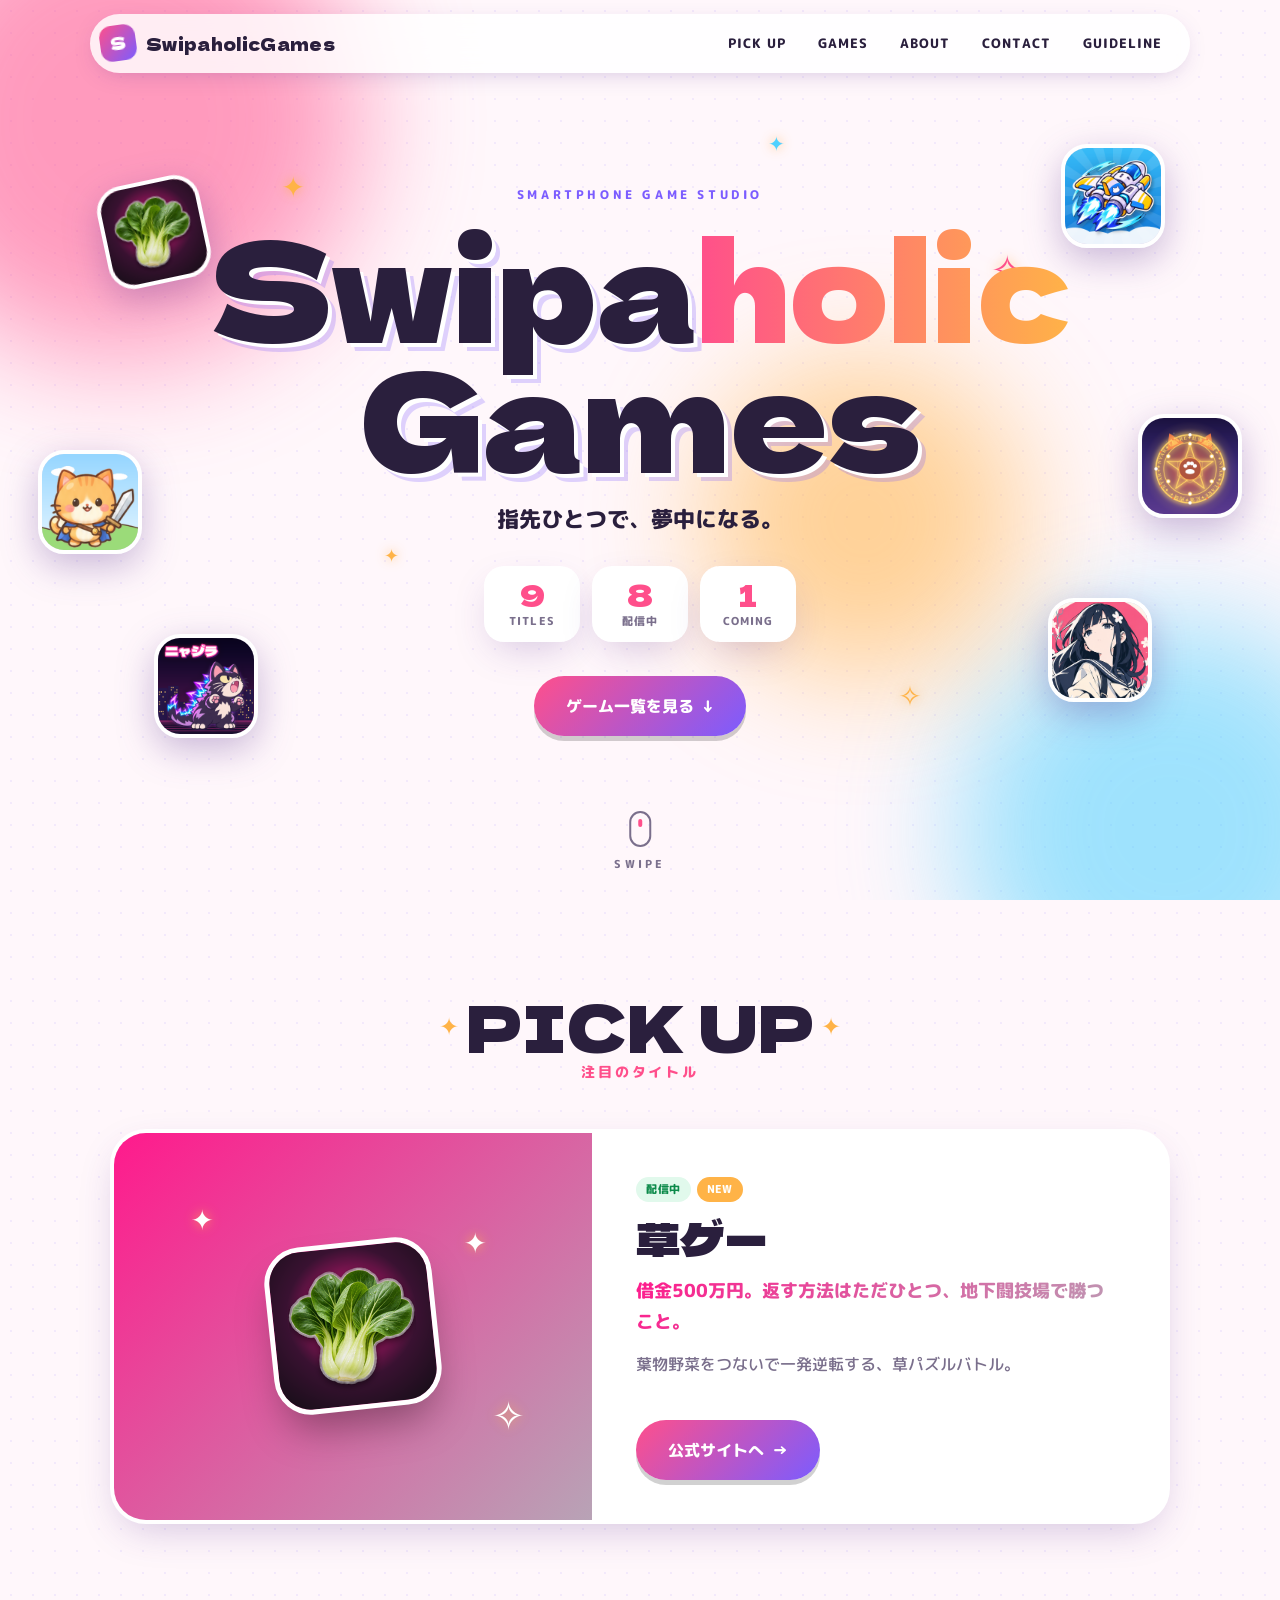
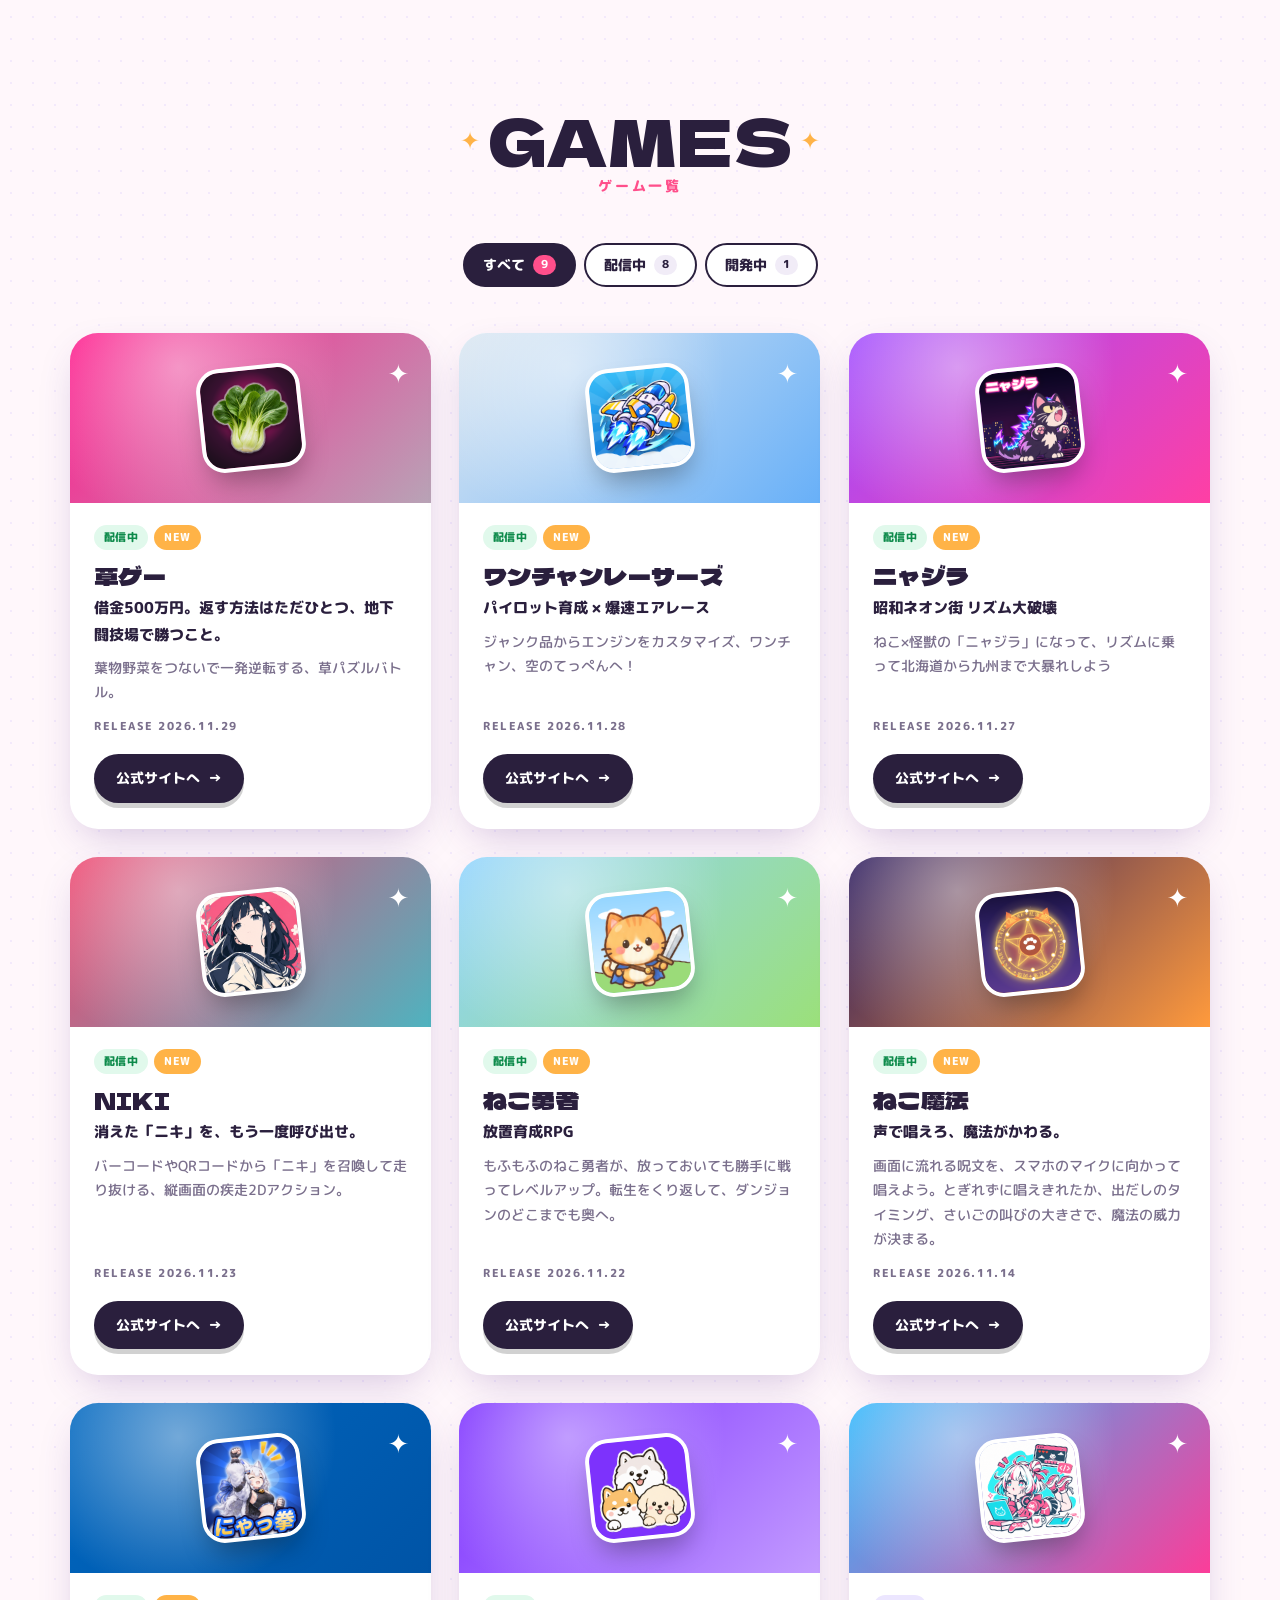
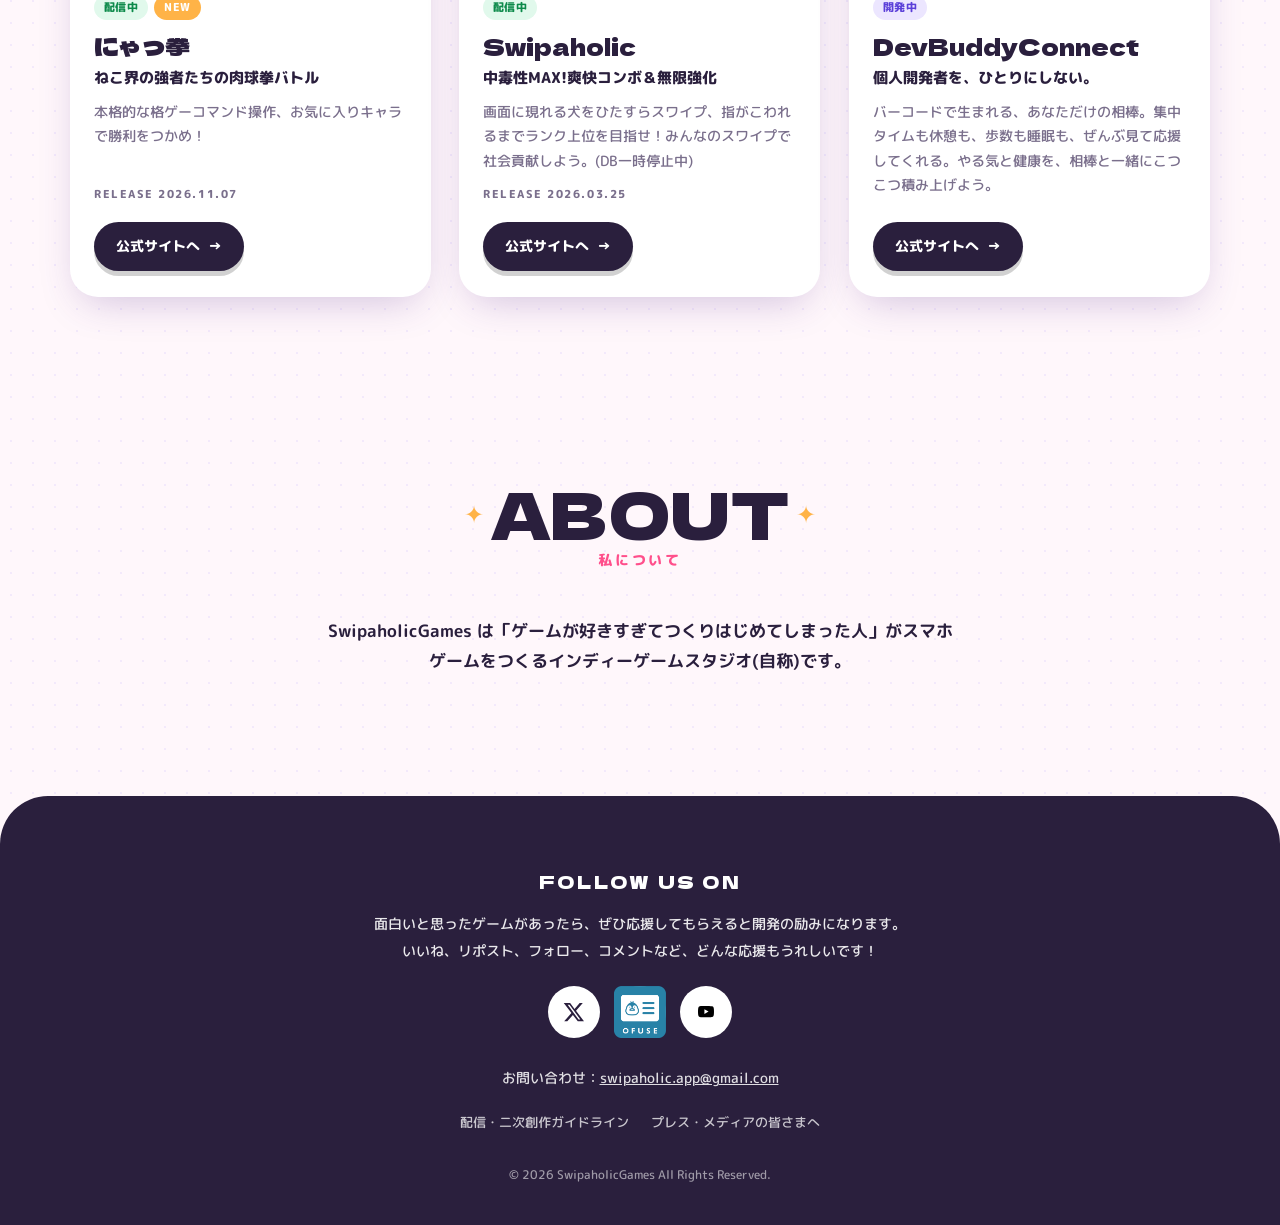
<file: index.html>
<!DOCTYPE html>
<html lang="ja">
<head>
<meta charset="UTF-8">
<meta name="viewport" content="width=device-width, initial-scale=1">
<title>SwipaholicGames | 公式ゲームポートフォリオ</title>
<meta name="description" content="SwipaholicGames が開発したスマホゲームアプリの公式サイト一覧です。">
<meta property="og:title" content="SwipaholicGames">
<meta property="og:type" content="website">
<meta property="og:title" content="SwipaholicGames｜公式ゲームポートフォリオ">
<meta property="og:description" content="指先ひとつで、夢中になる。">
<meta property="og:image" content="https://tttu732.github.io/swipaholic-games/ogp.png">
<meta name="twitter:card" content="summary_large_image">
<link rel="preconnect" href="https://fonts.googleapis.com">
<link rel="preconnect" href="https://fonts.gstatic.com" crossorigin>
<link href="https://fonts.googleapis.com/css2?family=Dela+Gothic+One&family=M+PLUS+Rounded+1c:wght@500;700;800&display=swap" rel="stylesheet">
<link rel="stylesheet" href="style.css">
</head>
<body>

<!-- ===== HEADER ===== -->
<header class="nav">
  <a href="#top" class="nav__logo"><span class="logo-mark">S</span><span data-site="brand">SwipaholicGames</span></a>
  <nav class="nav__links">
    <a href="#pickup">PICK UP</a>
    <a href="#games">GAMES</a>
    <a href="#about">ABOUT</a>
    <a href="#contact">CONTACT</a>
    <a href="guideline.html#top">GUIDELINE</a>
  </nav>
</header>

<!-- ===== HERO ===== -->
<section class="hero" id="top">
  <div class="hero__bg" aria-hidden="true">
    <span class="blob b1"></span><span class="blob b2"></span><span class="blob b3"></span>
    <span class="spark s1">✦</span><span class="spark s2">✧</span><span class="spark s3">✦</span>
    <span class="spark s4">✧</span><span class="spark s5">✦</span><span class="spark s6">✦</span>
  </div>
  <div class="hero__float" id="heroFloat" aria-hidden="true"></div>
  <div class="hero__inner">
    <p class="hero__eyebrow">SMARTPHONE GAME STUDIO</p>
    <h1 class="hero__title">Swipa<span>holic</span><br>Games</h1>
    <p class="hero__tagline" data-site="tagline"></p>
    <div class="hero__stats" id="heroStats"></div>
    <a href="#games" class="btn btn--big">ゲーム一覧を見る <span aria-hidden="true">↓</span></a>
  </div>
  <div class="swipe-hint" aria-hidden="true"><span></span>SWIPE</div>
</section>

<!-- ===== PICK UP ===== -->
<section class="pickup" id="pickup" hidden>
  <h2 class="sec-title"><span class="sec-title__en">PICK UP</span><span class="sec-title__ja">注目のタイトル</span></h2>
  <div id="pickupBody"></div>
</section>

<!-- ===== GAMES ===== -->
<section class="games" id="games">
  <h2 class="sec-title"><span class="sec-title__en">GAMES</span><span class="sec-title__ja">ゲーム一覧</span></h2>

  <div class="filters">
    <div class="chips" id="statusChips" role="group" aria-label="配信状況で絞り込み"></div>
    <div class="chips chips--sub" id="genreChips" role="group" aria-label="ジャンルで絞り込み"></div>
  </div>

  <div class="grid" id="grid"></div>
  <p class="empty" id="empty" hidden>該当するゲームはありません。</p>
</section>

<!-- ===== ABOUT ===== -->
<section class="about" id="about">
  <h2 class="sec-title"><span class="sec-title__en">ABOUT</span><span class="sec-title__ja" data-site="aboutTitle">私について</span></h2>
  <p class="about__lead" data-site="lead"></p>
</section>

<!-- ===== FOOTER ===== -->
<footer class="footer" id="contact">
  <p class="footer__follow">FOLLOW US ON</p>
  <p class="footer__cheer">面白いと思ったゲームがあったら、ぜひ応援してもらえると開発の励みになります。<br>いいね、リポスト、フォロー、コメントなど、どんな応援もうれしいです！</p>
  <div class="sns" id="sns"></div>
  <p class="footer__mail">お問い合わせ：<a id="mail" href="#"></a></p>
  <ul class="footer__links" id="footerLinks"></ul>
  <p class="footer__copy">© <span id="year"></span> <span data-site="brand"></span> All Rights Reserved.</p>
</footer>

<script src="apps.js"></script>
<script src="main.js"></script>
</body>
</html>
</file>
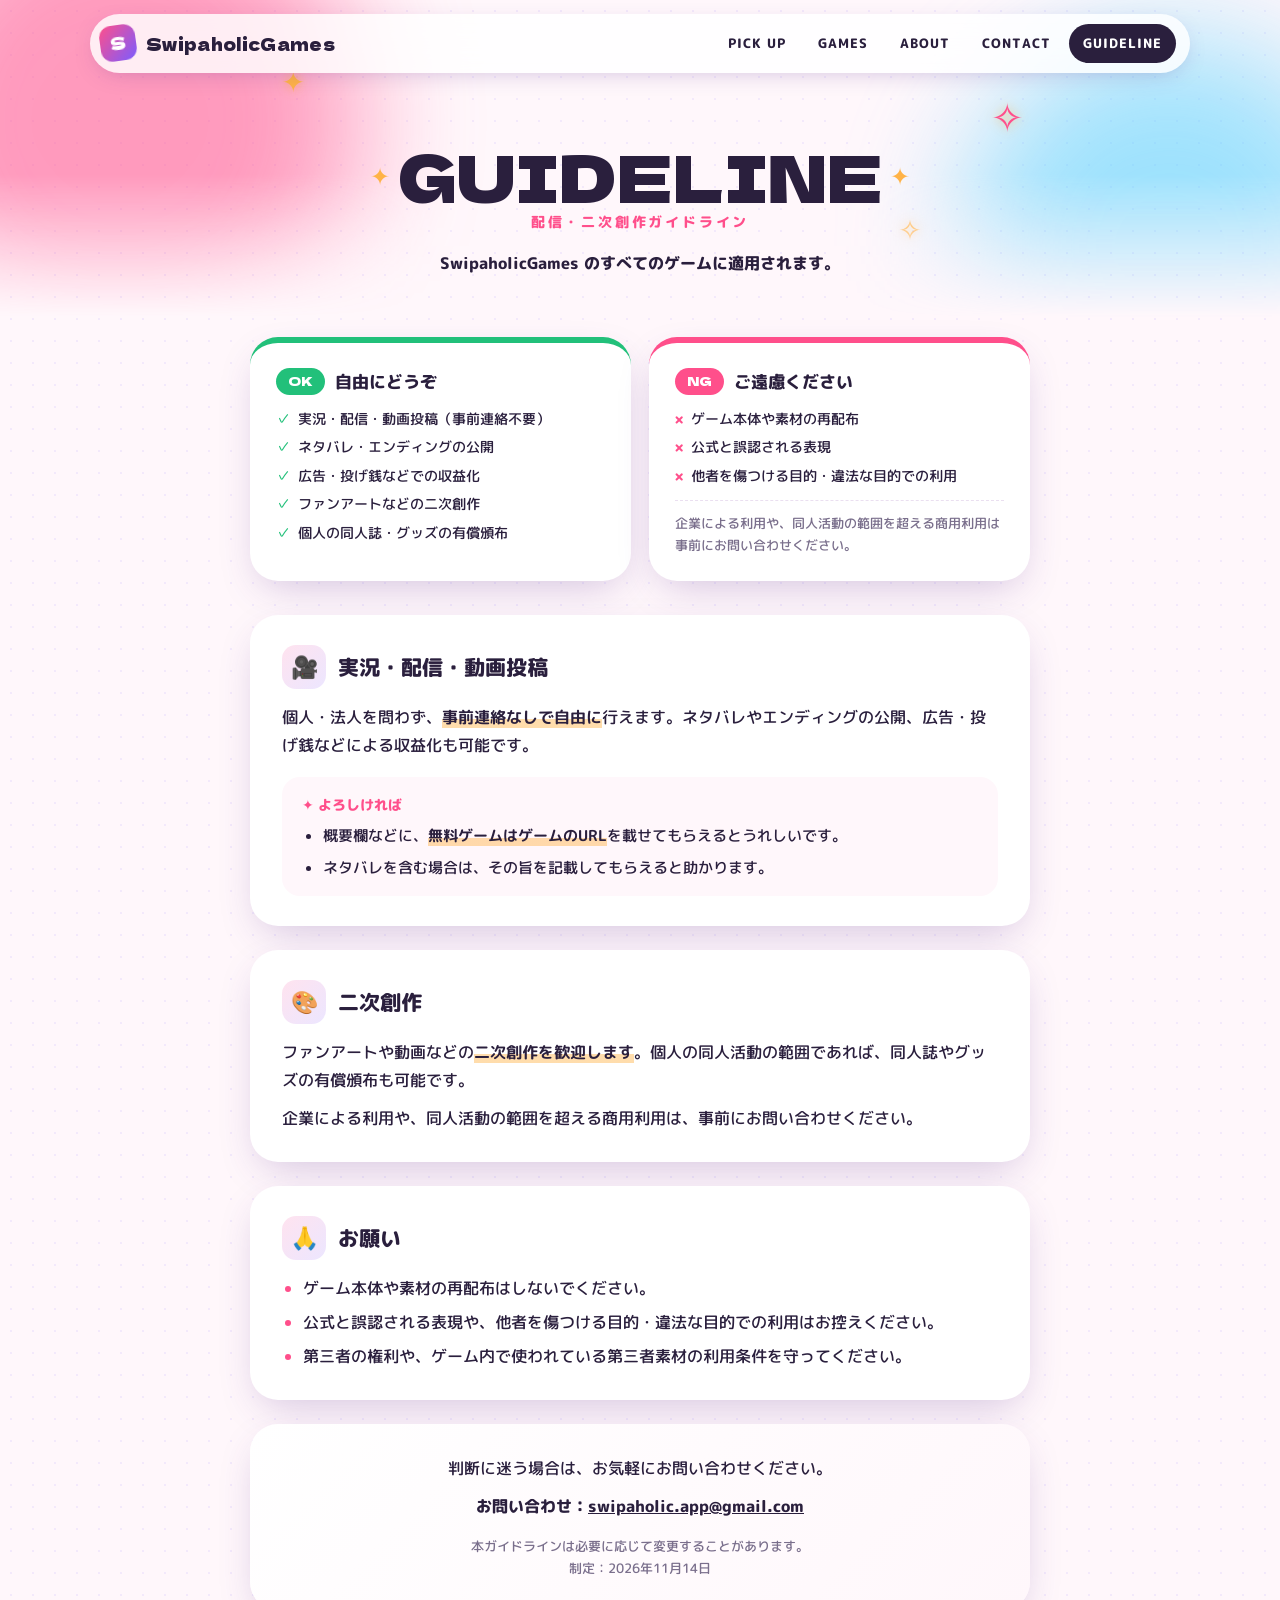
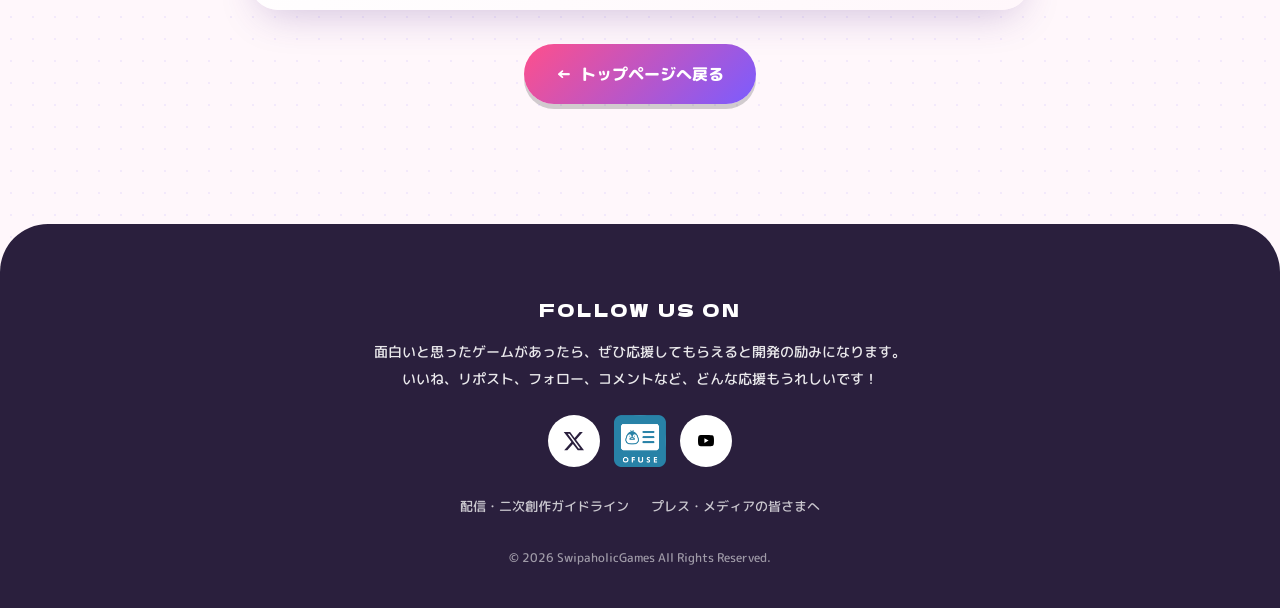
<file: guideline.html>
<!DOCTYPE html>
<html lang="ja">
<head>
<meta charset="UTF-8">
<meta name="viewport" content="width=device-width, initial-scale=1">
<title>配信・二次創作ガイドライン | SwipaholicGames</title>
<meta name="description" content="SwipaholicGames のゲームの実況・配信・動画投稿、二次創作に関するガイドラインです。">
<meta property="og:title" content="配信・二次創作ガイドライン | SwipaholicGames">
<meta property="og:type" content="article">
<link rel="preconnect" href="https://fonts.googleapis.com">
<link rel="preconnect" href="https://fonts.gstatic.com" crossorigin>
<link href="https://fonts.googleapis.com/css2?family=Dela+Gothic+One&family=M+PLUS+Rounded+1c:wght@500;700;800&display=swap" rel="stylesheet">
<link rel="stylesheet" href="style.css">
</head>
<body>

<!-- ===== HEADER ===== -->
<header class="nav">
  <a href="index.html" class="nav__logo"><span class="logo-mark">S</span><span data-site="brand">SwipaholicGames</span></a>
  <nav class="nav__links">
    <a href="index.html#pickup">PICK UP</a>
    <a href="index.html#games">GAMES</a>
    <a href="index.html#about">ABOUT</a>
    <a href="#contact">CONTACT</a>
    <a href="guideline.html#top" aria-current="page">GUIDELINE</a>
  </nav>
</header>

<!-- ===== PAGE HEAD ===== -->
<section class="page-head" id="top">
  <div class="hero__bg" aria-hidden="true">
    <span class="blob b1"></span><span class="blob b2"></span>
    <span class="spark s1">✦</span><span class="spark s2">✧</span><span class="spark s4">✧</span>
  </div>
  <h1 class="sec-title"><span class="sec-title__en">GUIDELINE</span><span class="sec-title__ja">配信・二次創作ガイドライン</span></h1>
  <p class="page-head__lead">SwipaholicGames のすべてのゲームに適用されます。</p>
</section>

<main class="guide">

  <!-- ざっくりまとめ -->
  <div class="guide__summary">
    <div class="sum sum--ok">
      <p class="sum__title"><span>OK</span>自由にどうぞ</p>
      <ul>
        <li>実況・配信・動画投稿（事前連絡不要）</li>
        <li>ネタバレ・エンディングの公開</li>
        <li>広告・投げ銭などでの収益化</li>
        <li>ファンアートなどの二次創作</li>
        <li>個人の同人誌・グッズの有償頒布</li>
      </ul>
    </div>
    <div class="sum sum--ng">
      <p class="sum__title"><span>NG</span>ご遠慮ください</p>
      <ul>
        <li>ゲーム本体や素材の再配布</li>
        <li>公式と誤認される表現</li>
        <li>他者を傷つける目的・違法な目的での利用</li>
      </ul>
      <p class="sum__note">企業による利用や、同人活動の範囲を超える商用利用は事前にお問い合わせください。</p>
    </div>
  </div>

  <!-- 実況・配信・動画投稿 -->
  <article class="guide__block">
    <h2><span class="guide__icon" aria-hidden="true">🎥</span>実況・配信・動画投稿</h2>
    <p>個人・法人を問わず、<strong>事前連絡なしで自由に</strong>行えます。ネタバレやエンディングの公開、広告・投げ銭などによる収益化も可能です。</p>
    <div class="guide__please">
      <p class="guide__please-title">✦ よろしければ</p>
      <ul>
        <li>概要欄などに、<strong>無料ゲームはゲームのURL</strong>を載せてもらえるとうれしいです。</li>
        <li>ネタバレを含む場合は、その旨を記載してもらえると助かります。</li>
      </ul>
    </div>
  </article>

  <!-- 二次創作 -->
  <article class="guide__block">
    <h2><span class="guide__icon" aria-hidden="true">🎨</span>二次創作</h2>
    <p>ファンアートや動画などの<strong>二次創作を歓迎します</strong>。個人の同人活動の範囲であれば、同人誌やグッズの有償頒布も可能です。</p>
    <p>企業による利用や、同人活動の範囲を超える商用利用は、事前にお問い合わせください。</p>
  </article>

  <!-- お願い -->
  <article class="guide__block">
    <h2><span class="guide__icon" aria-hidden="true">🙏</span>お願い</h2>
    <ul class="guide__list">
      <li>ゲーム本体や素材の再配布はしないでください。</li>
      <li>公式と誤認される表現や、他者を傷つける目的・違法な目的での利用はお控えください。</li>
      <li>第三者の権利や、ゲーム内で使われている第三者素材の利用条件を守ってください。</li>
    </ul>
  </article>

  <!-- お問い合わせ -->
  <article class="guide__block guide__block--contact">
    <p>判断に迷う場合は、お気軽にお問い合わせください。</p>
    <p class="guide__mail">お問い合わせ：<a class="js-mail" href="#"></a></p>
    <p class="guide__meta">本ガイドラインは必要に応じて変更することがあります。<br>制定：2026年11月14日</p>
  </article>

  <p class="guide__back"><a href="index.html" class="btn btn--big"><span aria-hidden="true">←</span> トップページへ戻る</a></p>
</main>

<!-- ===== FOOTER ===== -->
<footer class="footer" id="contact">
  <p class="footer__follow">FOLLOW US ON</p>
  <p class="footer__cheer">面白いと思ったゲームがあったら、ぜひ応援してもらえると開発の励みになります。<br>いいね、リポスト、フォロー、コメントなど、どんな応援もうれしいです！</p>
  <div class="sns" id="sns"></div>
  <ul class="footer__links" id="footerLinks"></ul>
  <p class="footer__copy">© <span id="year"></span> <span data-site="brand"></span> All Rights Reserved.</p>
</footer>

<script src="apps.js"></script>
<script src="main.js"></script>
<script>
  // ページを開いたときは必ず一番上から表示（前のページのスクロール位置を引き継がない）
  if ("scrollRestoration" in history) history.scrollRestoration = "manual";
  if (!location.hash || location.hash === "#top") {
    document.documentElement.style.scrollBehavior = "auto";
    window.scrollTo(0, 0);
    document.documentElement.style.scrollBehavior = "";
  }
  // 本文中のお問い合わせ先も apps.js の contactEmail から表示
  document.querySelectorAll(".js-mail").forEach((a) => {
    const m = (window.SITE || {}).contactEmail;
    if (m) { a.textContent = m; a.href = "mailto:" + m; }
  });
</script>
</body>
</html>
</file>
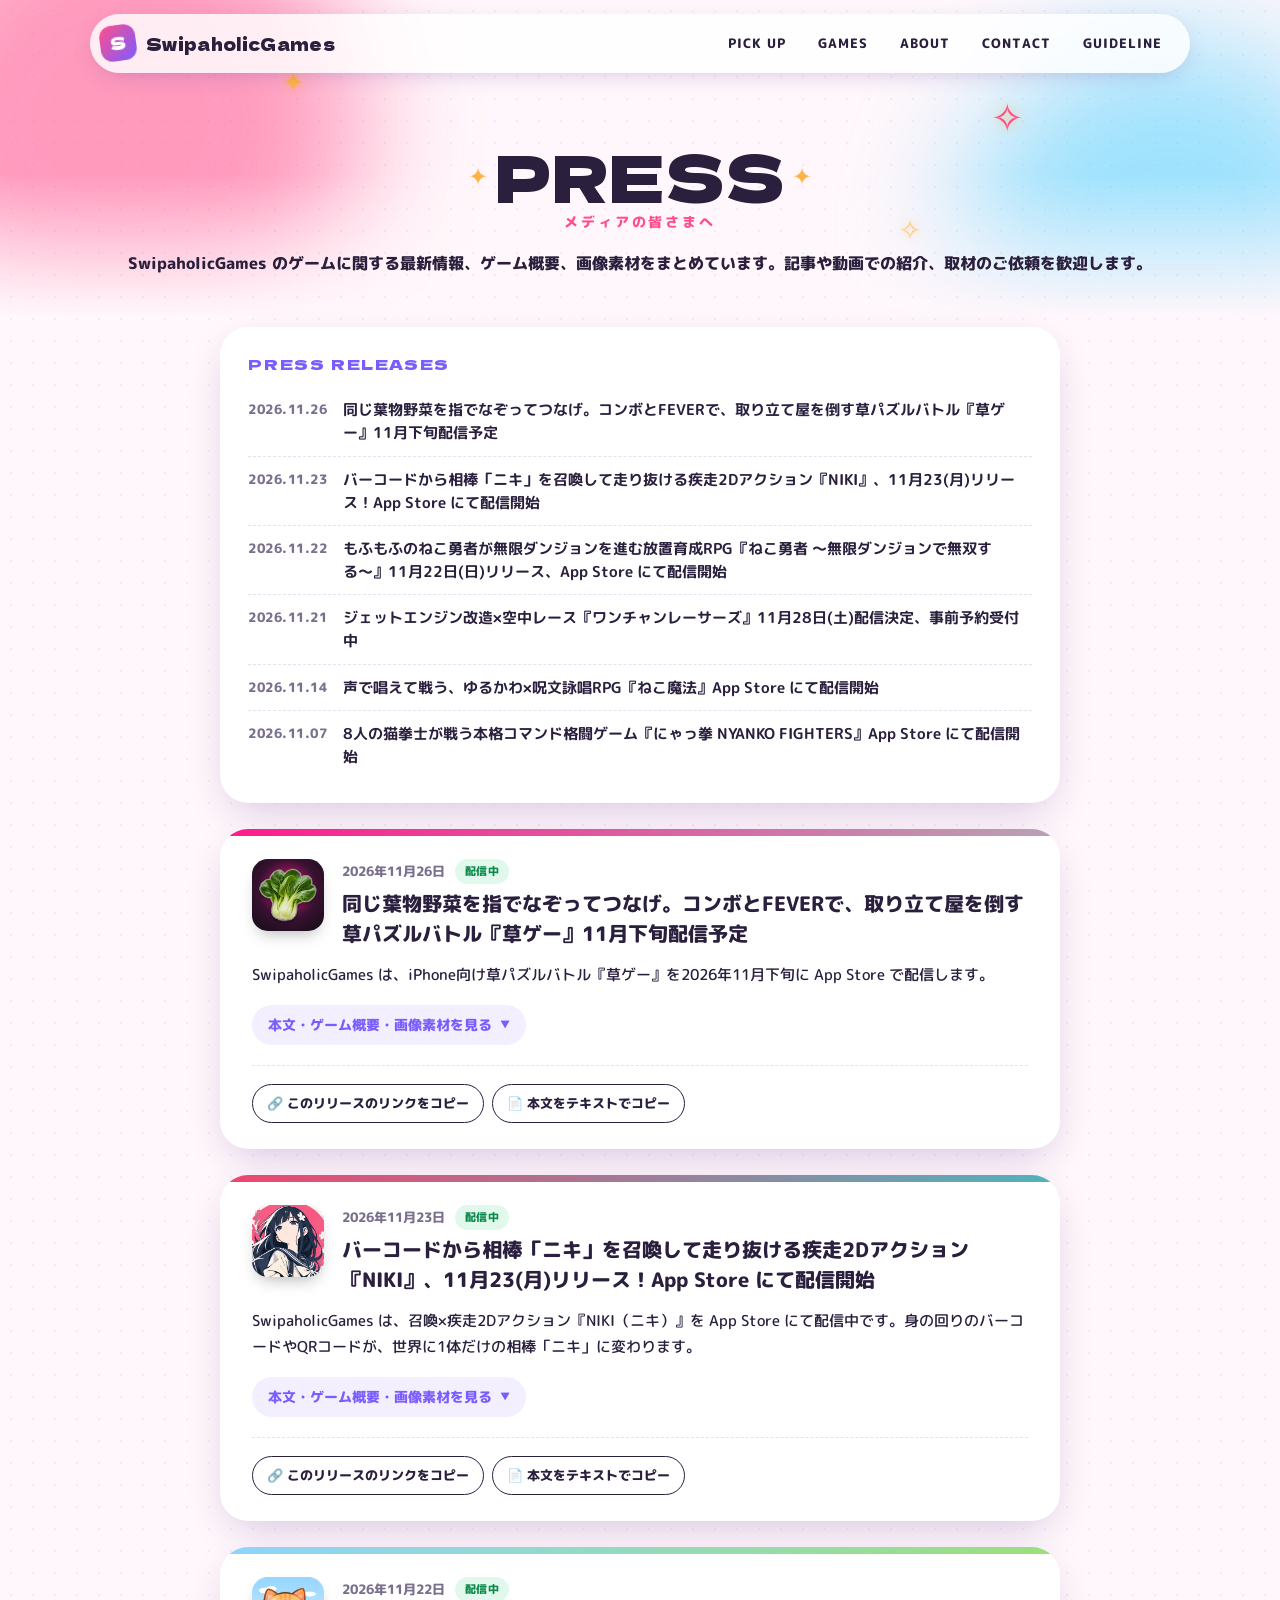
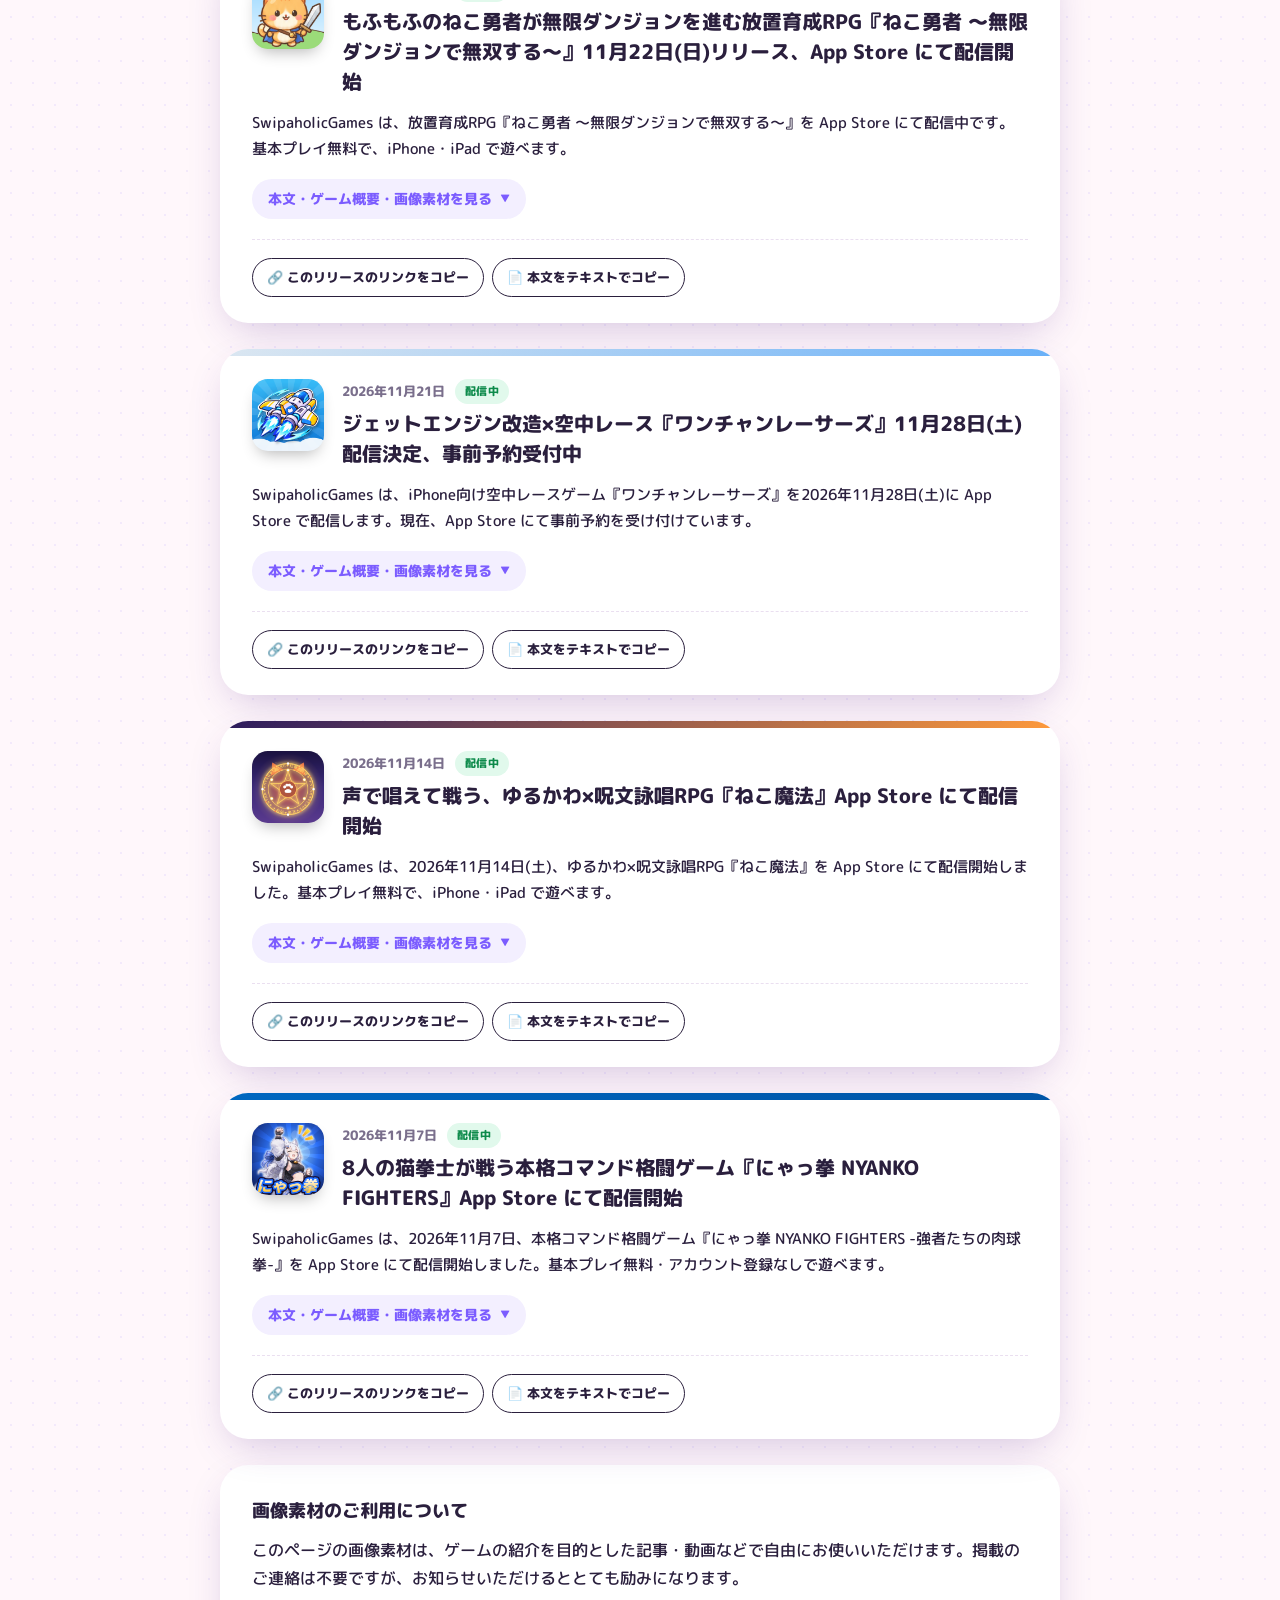
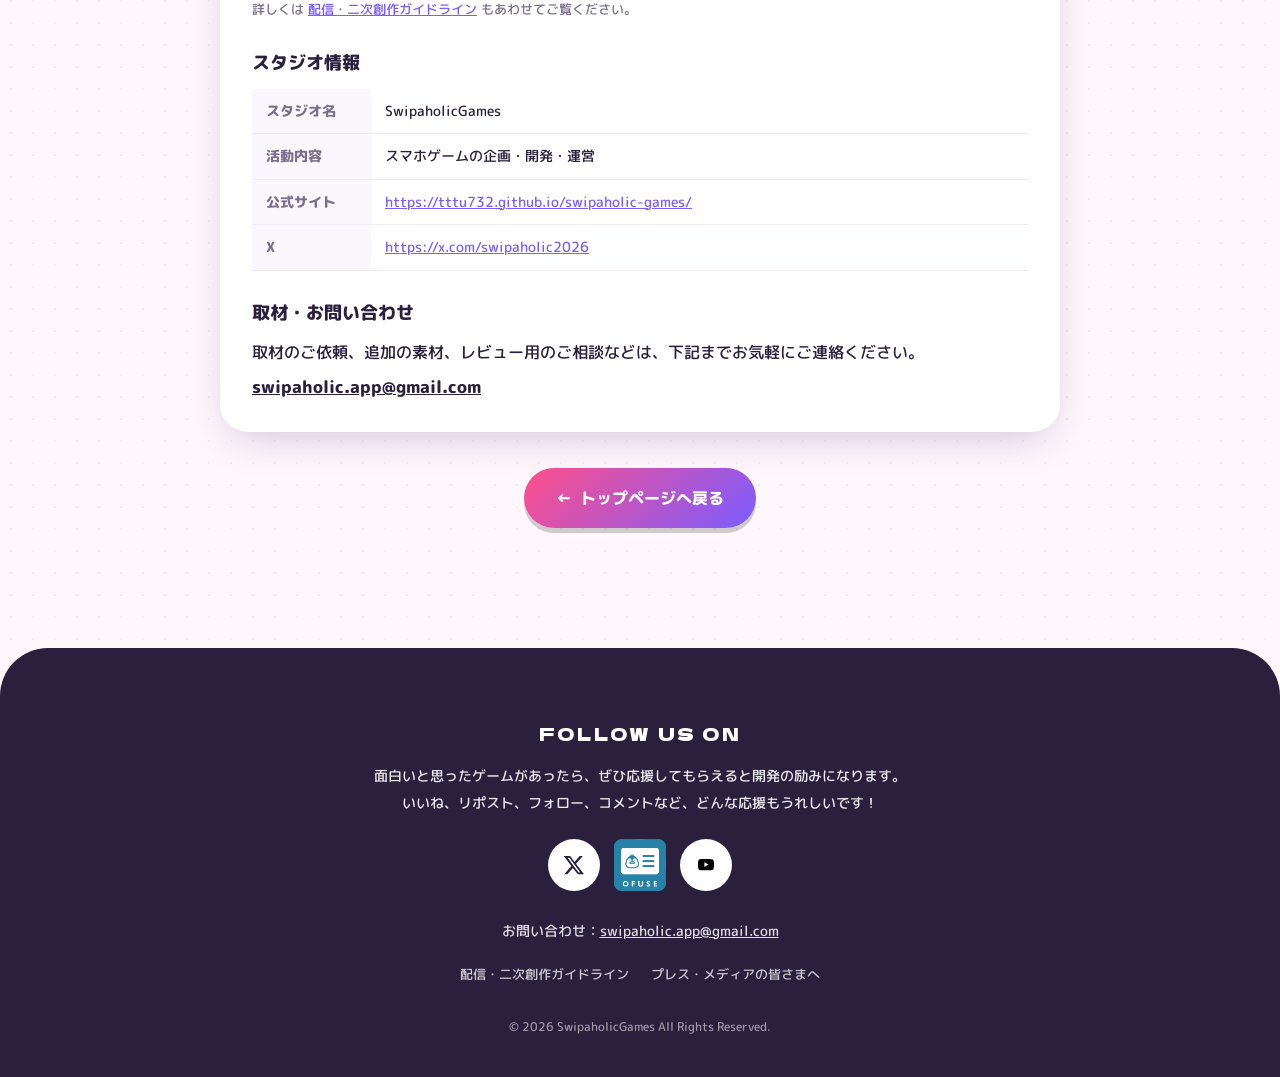
<file: press.html>
<!DOCTYPE html>
<html lang="ja">
<head>
<meta charset="UTF-8">
<meta name="viewport" content="width=device-width, initial-scale=1">
<title>プレス・メディアの皆さまへ | SwipaholicGames</title>
<meta name="description" content="SwipaholicGames のプレスリリース、ゲーム概要、画像素材をまとめたメディア向けページです。">
<meta property="og:title" content="プレス・メディアの皆さまへ｜SwipaholicGames">
<meta property="og:description" content="SwipaholicGames のプレスリリースと画像素材">
<meta property="og:image" content="https://tttu732.github.io/swipaholic-games/ogp.png">
<meta property="og:type" content="website">
<meta name="twitter:card" content="summary_large_image">
<link rel="preconnect" href="https://fonts.googleapis.com">
<link rel="preconnect" href="https://fonts.gstatic.com" crossorigin>
<link href="https://fonts.googleapis.com/css2?family=Dela+Gothic+One&family=M+PLUS+Rounded+1c:wght@500;700;800&display=swap" rel="stylesheet">
<link rel="stylesheet" href="style.css">
</head>
<body>

<!-- ===== HEADER ===== -->
<header class="nav">
  <a href="index.html" class="nav__logo"><span class="logo-mark">S</span><span data-site="brand">SwipaholicGames</span></a>
  <nav class="nav__links">
    <a href="index.html#pickup">PICK UP</a>
    <a href="index.html#games">GAMES</a>
    <a href="index.html#about">ABOUT</a>
    <a href="#contact">CONTACT</a>
    <a href="guideline.html#top">GUIDELINE</a>
  </nav>
</header>

<!-- ===== PAGE HEAD ===== -->
<section class="page-head" id="top">
  <div class="hero__bg" aria-hidden="true">
    <span class="blob b1"></span><span class="blob b2"></span>
    <span class="spark s1">✦</span><span class="spark s2">✧</span><span class="spark s4">✧</span>
  </div>
  <h1 class="sec-title"><span class="sec-title__en">PRESS</span><span class="sec-title__ja">メディアの皆さまへ</span></h1>
  <p class="page-head__lead" id="pressIntro"></p>
</section>

<main class="press">

  <!-- リリース一覧（目次） -->
  <nav class="press__index" aria-label="プレスリリース一覧">
    <p class="press__label">PRESS RELEASES</p>
    <ul id="pressIndex"></ul>
  </nav>

  <!-- リリース本体 -->
  <div id="pressList"></div>

  <!-- 素材の利用・スタジオ情報 -->
  <section class="press__info" id="studio">
    <h2>画像素材のご利用について</h2>
    <p id="pressUsage"></p>
    <p class="press__note">詳しくは <a href="guideline.html#top">配信・二次創作ガイドライン</a> もあわせてご覧ください。</p>

    <h2>スタジオ情報</h2>
    <table class="facts" id="studioFacts"></table>

    <h2>取材・お問い合わせ</h2>
    <p>取材のご依頼、追加の素材、レビュー用のご相談などは、下記までお気軽にご連絡ください。</p>
    <p class="press__mail"><a class="js-mail" href="#"></a></p>
  </section>

  <p class="guide__back"><a href="index.html" class="btn btn--big"><span aria-hidden="true">←</span> トップページへ戻る</a></p>
</main>

<!-- ===== FOOTER ===== -->
<footer class="footer" id="contact">
  <p class="footer__follow">FOLLOW US ON</p>
  <p class="footer__cheer">面白いと思ったゲームがあったら、ぜひ応援してもらえると開発の励みになります。<br>いいね、リポスト、フォロー、コメントなど、どんな応援もうれしいです！</p>
  <div class="sns" id="sns"></div>
  <p class="footer__mail">お問い合わせ：<a id="mail" href="#"></a></p>
  <ul class="footer__links" id="footerLinks"></ul>
  <p class="footer__copy">© <span id="year"></span> <span data-site="brand"></span> All Rights Reserved.</p>
</footer>

<!-- コピー完了の通知 -->
<div class="toast" id="toast" role="status" aria-live="polite"></div>

<script src="apps.js"></script>
<script src="press.js"></script>
<script src="main.js"></script>
<script src="press-main.js"></script>
</body>
</html>
</file>
<file: style.css>
/* =========================================================
   SwipaholicGames  スタイル
   色を変えたいときは :root の変数を変更してください。
   ========================================================= */
:root {
  --bg: #fff7fb;
  --ink: #2a1f3d;
  --muted: #7a6f8c;
  --pink: #ff4f8b;
  --orange: #ffb347;
  --purple: #7b5cff;
  --sky: #4fd1ff;
  --card: #ffffff;
  --radius: 28px;
  --shadow: 0 14px 40px -12px rgba(80, 40, 140, .28);
  --font: "M PLUS Rounded 1c", system-ui, sans-serif;
  --display: "Dela Gothic One", "M PLUS Rounded 1c", sans-serif;
}
* { box-sizing: border-box; margin: 0; padding: 0; }
html { scroll-behavior: smooth; }
body {
  font-family: var(--font); font-weight: 500; color: var(--ink); background: var(--bg);
  line-height: 1.75; -webkit-font-smoothing: antialiased; overflow-x: hidden;
  background-image: radial-gradient(rgba(123, 92, 255, .09) 1.5px, transparent 1.5px);
  background-size: 22px 22px;
}
a { color: inherit; }
img { max-width: 100%; display: block; }

/* ---------- NAV ---------- */
.nav {
  position: fixed; inset: 14px 14px auto; z-index: 50;
  display: flex; justify-content: space-between; align-items: center;
  padding: 10px 14px 10px 10px; border-radius: 999px;
  background: rgba(255, 255, 255, .82); backdrop-filter: blur(12px);
  box-shadow: 0 6px 24px -10px rgba(80, 40, 140, .35);
  max-width: 1100px; margin: 0 auto;
}
.nav__logo { display: flex; align-items: center; gap: 10px; text-decoration: none; font-family: var(--display); font-size: 17px; letter-spacing: .02em; }
.logo-mark {
  display: grid; place-items: center; width: 36px; height: 36px; border-radius: 12px; color: #fff;
  background: linear-gradient(135deg, var(--pink), var(--purple)); transform: rotate(-8deg);
}
.nav__links { display: flex; gap: 4px; }
.nav__links a { text-decoration: none; font-weight: 800; font-size: 13px; letter-spacing: .08em; padding: 8px 14px; border-radius: 999px; transition: .2s; }
.nav__links a:hover { background: var(--ink); color: #fff; }

/* ---------- HERO ---------- */
.hero {
  position: relative; min-height: 100svh; display: grid; place-items: center; text-align: center;
  padding: 120px 20px 100px; overflow: hidden;
}
.hero__bg { position: absolute; inset: 0; pointer-events: none; }
.blob { position: absolute; border-radius: 50%; filter: blur(60px); opacity: .55; animation: drift 14s ease-in-out infinite alternate; }
.b1 { width: 480px; height: 480px; background: var(--pink); top: -120px; left: -120px; }
.b2 { width: 420px; height: 420px; background: var(--sky); bottom: -140px; right: -100px; animation-delay: -4s; }
.b3 { width: 320px; height: 320px; background: var(--orange); top: 40%; left: 55%; animation-delay: -8s; }
@keyframes drift { to { transform: translate(40px, -30px) scale(1.1); } }

.spark { position: absolute; color: var(--orange); font-size: 28px; animation: twinkle 2.4s ease-in-out infinite; text-shadow: 0 0 12px rgba(255, 179, 71, .8); }
.s1 { top: 18%; left: 22%; } .s2 { top: 26%; right: 20%; font-size: 40px; color: var(--pink); animation-delay: .6s; }
.s3 { bottom: 26%; left: 14%; font-size: 22px; color: var(--purple); animation-delay: 1.1s; }
.s4 { bottom: 20%; right: 28%; animation-delay: 1.6s; } .s5 { top: 60%; left: 30%; font-size: 18px; animation-delay: .3s; }
.s6 { top: 14%; left: 60%; font-size: 20px; color: var(--sky); animation-delay: 2s; }
@keyframes twinkle { 0%, 100% { transform: scale(.6) rotate(0); opacity: .4; } 50% { transform: scale(1.15) rotate(25deg); opacity: 1; } }

.hero__float { position: absolute; inset: 0; pointer-events: none; }
.float { position: absolute; animation: bob 5s ease-in-out infinite; filter: drop-shadow(0 12px 18px rgba(80, 40, 140, .3)); }
.float .icon { width: 104px; height: 104px; font-size: 48px; border-radius: 26px; border: 4px solid #fff; }
.f1 { top: 20%; left: 8%; transform: rotate(-12deg); }
.f2 { top: 16%; right: 9%; animation-delay: -1.2s; }
.f3 { bottom: 18%; left: 12%; animation-delay: -2.4s; }
.f4 { bottom: 22%; right: 10%; animation-delay: -3.1s; }
.f5 { top: 50%; left: 3%; animation-delay: -1.8s; }
.f6 { top: 46%; right: 3%; animation-delay: -.6s; }
@keyframes bob { 0%, 100% { translate: 0 0; rotate: -6deg; } 50% { translate: 0 -18px; rotate: 6deg; } }

.hero__inner { position: relative; z-index: 2; }
.hero__eyebrow { font-weight: 800; letter-spacing: .3em; font-size: 12px; color: var(--purple); margin-bottom: 14px; }
.hero__title {
  font-family: var(--display); font-weight: 400; line-height: .95; letter-spacing: -.01em;
  font-size: clamp(56px, 12vw, 136px); color: var(--ink);
  text-shadow: 4px 4px 0 #fff, 8px 8px 0 rgba(123, 92, 255, .25);
}
.hero__title span {
  background: linear-gradient(90deg, var(--pink), var(--orange), var(--purple), var(--pink));
  background-size: 300% 100%; -webkit-background-clip: text; background-clip: text; color: transparent;
  animation: shine 6s linear infinite; text-shadow: none;
}
@keyframes shine { to { background-position: 300% 0; } }
.hero__tagline { margin: 22px 0 28px; font-size: clamp(17px, 2.4vw, 22px); font-weight: 800; }
.hero__stats { display: flex; justify-content: center; gap: 12px; margin-bottom: 34px; flex-wrap: wrap; }
.hero__stats div {
  background: #fff; border-radius: 20px; padding: 10px 22px; box-shadow: var(--shadow);
  display: flex; flex-direction: column; align-items: center; min-width: 96px;
}
.hero__stats b { font-family: var(--display); font-weight: 400; font-size: 30px; line-height: 1.2; color: var(--pink); }
.hero__stats span { font-size: 11px; font-weight: 800; letter-spacing: .1em; color: var(--muted); }

.swipe-hint { position: absolute; bottom: 26px; left: 50%; transform: translateX(-50%); font-size: 11px; font-weight: 800; letter-spacing: .3em; color: var(--muted); display: flex; flex-direction: column; align-items: center; gap: 8px; }
.swipe-hint span { width: 22px; height: 36px; border: 2.5px solid var(--muted); border-radius: 14px; position: relative; }
.swipe-hint span::after { content: ""; position: absolute; left: 50%; top: 6px; width: 4px; height: 8px; margin-left: -2px; border-radius: 2px; background: var(--pink); animation: scroll 1.6s infinite; }
@keyframes scroll { to { transform: translateY(12px); opacity: 0; } }

/* ---------- BUTTONS ---------- */
.btn {
  display: inline-flex; align-items: center; gap: 8px; text-decoration: none; font-weight: 800;
  padding: 12px 22px; border-radius: 999px; color: #fff; font-size: 14px;
  background: var(--ink); box-shadow: 0 5px 0 rgba(0, 0, 0, .18); transition: transform .15s, box-shadow .15s;
}
.btn:hover { transform: translateY(-2px); box-shadow: 0 7px 0 rgba(0, 0, 0, .18); }
.btn:active { transform: translateY(3px); box-shadow: 0 2px 0 rgba(0, 0, 0, .18); }
.btn--big { padding: 16px 32px; font-size: 16px; background: linear-gradient(135deg, var(--pink), var(--purple)); }
.btn--disabled { background: #d9d3e3; color: #fff; box-shadow: none; cursor: default; }
.btn--disabled:hover { transform: none; box-shadow: none; }

/* ---------- SECTION TITLE ---------- */
section { padding: 90px 20px; }
.sec-title { text-align: center; margin-bottom: 44px; display: flex; flex-direction: column; align-items: center; }
.sec-title__en {
  font-family: var(--display); font-weight: 400; font-size: clamp(40px, 7vw, 64px); line-height: 1.1; position: relative;
}
.sec-title__en::before, .sec-title__en::after { content: "✦"; position: absolute; top: 50%; font-size: .38em; color: var(--orange); translate: 0 -50%; animation: twinkle 2.4s infinite; }
.sec-title__en::before { left: -1.1em; } .sec-title__en::after { right: -1.1em; animation-delay: 1.2s; }
.sec-title__ja { font-size: 14px; font-weight: 800; color: var(--pink); letter-spacing: .2em; }

/* ---------- ICON ---------- */
.icon { width: 72px; height: 72px; border-radius: 22%; object-fit: cover; background: #fff; }
.icon--auto { display: grid; place-items: center; font-size: 36px; color: #fff; font-weight: 800; box-shadow: inset 0 -6px 0 rgba(0, 0, 0, .12), inset 0 0 0 4px rgba(255, 255, 255, .35); }
.icon--lg { width: 104px; height: 104px; font-size: 52px; }
.icon--xl { width: 168px; height: 168px; font-size: 84px; }

/* ---------- BADGES ---------- */
.badges { display: flex; flex-wrap: wrap; gap: 6px; margin-bottom: 10px; }
.badge { font-size: 11px; font-weight: 800; padding: 3px 10px; border-radius: 999px; letter-spacing: .04em; }
.st-released { background: #e1f9ec; color: #0c8a4a; }
.st-prereg { background: #ffe7f0; color: #d81b60; }
.st-dev { background: #ece6ff; color: #5b3fd9; }
.st-ended { background: #eee; color: #888; }
.badge--new { background: var(--orange); color: #fff; animation: pop 1.6s ease-in-out infinite; }
.badge--genre { background: transparent; border: 1.5px solid #e2dcec; color: var(--muted); }
@keyframes pop { 50% { transform: scale(1.1); } }

/* ---------- PICK UP ---------- */
.pickup { max-width: 1100px; margin: 0 auto; }
.feature {
  display: grid; grid-template-columns: 1fr 1.2fr; background: var(--card); border-radius: 36px; overflow: hidden;
  box-shadow: var(--shadow); border: 4px solid #fff; position: relative;
}
.feature::before { content: ""; position: absolute; inset: -4px; border-radius: 38px; background: var(--g); z-index: -1; }
.feature__visual { position: relative; display: grid; place-items: center; min-height: 340px; }
.feature__visual .icon { border: 5px solid #fff; transform: rotate(-6deg); box-shadow: 0 24px 40px -10px rgba(0, 0, 0, .35); animation: bob 5s ease-in-out infinite; }
.feature__visual .spark { color: #fff; }
.fs1 { top: 16%; left: 16%; } .fs2 { bottom: 18%; right: 14%; font-size: 40px; animation-delay: .8s; } .fs3 { top: 22%; right: 22%; animation-delay: 1.4s; }
.feature__body { padding: 44px 44px 40px; }
.feature__body { display: flex; flex-direction: column; justify-content: center; }
.feature__name { font-family: var(--display); font-weight: 400; font-size: clamp(30px, 4vw, 44px); line-height: 1.2; }
.feature__catch { font-weight: 800; font-size: 18px; margin: 10px 0 12px; background: var(--g); -webkit-background-clip: text; background-clip: text; color: transparent; }
.feature__desc { color: var(--muted); margin-bottom: 24px; }

/* ---------- FILTERS ---------- */
.games { max-width: 1180px; margin: 0 auto; }
.filters { display: flex; flex-direction: column; align-items: center; gap: 10px; margin-bottom: 36px; }
.chips { display: flex; flex-wrap: wrap; justify-content: center; gap: 8px; }
.chip {
  font: inherit; font-weight: 800; font-size: 14px; cursor: pointer; border: 2px solid var(--ink);
  background: #fff; color: var(--ink); padding: 8px 18px; border-radius: 999px; transition: .15s;
  display: inline-flex; align-items: center; gap: 8px;
}
.chip i { font-style: normal; font-size: 11px; background: #f1ecf7; border-radius: 999px; padding: 0 8px; }
.chip:hover { transform: translateY(-2px); }
.chip[aria-pressed="true"] { background: var(--ink); color: #fff; }
.chip[aria-pressed="true"] i { background: var(--pink); color: #fff; }
.chips--sub .chip { border-width: 0; background: transparent; font-size: 13px; padding: 4px 12px; color: var(--muted); }
.chips--sub .chip[aria-pressed="true"] { background: var(--purple); color: #fff; }

/* ---------- GRID / CARD ---------- */
.grid { display: grid; grid-template-columns: repeat(auto-fill, minmax(300px, 1fr)); gap: 28px; }
.card {
  background: var(--card); border-radius: var(--radius); overflow: hidden; box-shadow: var(--shadow);
  display: flex; flex-direction: column; transition: transform .25s cubic-bezier(.3, 1.6, .5, 1), box-shadow .25s;
  animation: cardIn .6s cubic-bezier(.3, 1.4, .5, 1) both; animation-delay: var(--d);
}
@keyframes cardIn { from { opacity: 0; transform: translateY(30px) rotate(-3deg); } }
.card:hover { transform: translateY(-8px) rotate(-1deg); box-shadow: 0 26px 50px -14px rgba(80, 40, 140, .38); }
.card__visual { position: relative; height: 170px; display: grid; place-items: center; overflow: hidden; }
.card__visual::after { content: ""; position: absolute; inset: 0; background: radial-gradient(circle at 30% 20%, rgba(255, 255, 255, .45), transparent 55%); }
.card__visual .icon { border: 4px solid #fff; position: relative; z-index: 1; transform: rotate(-6deg); box-shadow: 0 16px 28px -8px rgba(0, 0, 0, .35); transition: transform .3s; }
.card:hover .card__visual .icon { transform: rotate(6deg) scale(1.08); }
.card__spark { position: absolute; top: 18px; right: 22px; color: #fff; font-size: 26px; animation: twinkle 2.4s infinite; z-index: 1; }
.card__body { padding: 22px 24px 26px; display: flex; flex-direction: column; flex: 1; }
.card__name { font-family: var(--display); font-weight: 400; font-size: 24px; line-height: 1.3; }
.card__catch { font-weight: 800; margin: 4px 0 8px; font-size: 15px; }
.card__desc { color: var(--muted); font-size: 14px; flex: 1; }
.card__date { font-size: 11px; font-weight: 800; letter-spacing: .14em; color: var(--muted); margin-top: 12px; }
.card__actions { display: flex; flex-wrap: wrap; align-items: center; gap: 10px; margin-top: 18px; }
.empty { text-align: center; color: var(--muted); padding: 40px; }


/* ---------- ABOUT ---------- */
.about { text-align: center; }
.about__lead { max-width: 640px; margin: 0 auto; font-size: 17px; font-weight: 700; }

/* ---------- FOOTER ---------- */
.footer { background: var(--ink); color: #fff; text-align: center; padding: 70px 20px 40px; border-radius: 48px 48px 0 0; margin-top: 30px; }
.footer__follow { font-family: var(--display); letter-spacing: .12em; font-size: 18px; margin-bottom: 14px; }
.footer__cheer { max-width: 560px; margin: 0 auto 22px; font-size: 14px; line-height: 1.9; opacity: .9; }
.sns { display: flex; justify-content: center; gap: 14px; margin-bottom: 28px; }
.sns a { width: 52px; height: 52px; border-radius: 50%; background: #fff; color: var(--ink); display: grid; place-items: center; transition: .2s; }
.sns a:hover { background: var(--pink); color: #fff; transform: translateY(-4px) rotate(-8deg); }
.sns svg { width: 22px; height: 22px; }
.footer__mail { font-size: 14px; margin-bottom: 20px; opacity: .85; }
.footer__links { list-style: none; display: flex; flex-wrap: wrap; justify-content: center; gap: 6px 22px; font-size: 13px; margin-bottom: 30px; }
.footer__links a { text-decoration: none; opacity: .75; }
.footer__links a:hover { opacity: 1; text-decoration: underline; }
.footer__copy { font-size: 12px; opacity: .55; }

/* ---------- RESPONSIVE ---------- */
@media (max-width: 760px) {
  .nav__links { gap: 0; }
  .nav__links a { padding: 7px 6px; font-size: 10px; letter-spacing: .02em; }
  .nav { padding-right: 8px; }
  .nav__logo span:last-child { display: none; }
  .float .icon { width: 64px; height: 64px; font-size: 30px; border-radius: 18px; border-width: 3px; }
  .f5, .f6 { display: none; }
  .f1 { top: 13%; } .f2 { top: 12%; }
  .feature { grid-template-columns: 1fr; }
  .feature__visual { min-height: 240px; }
  .icon--xl { width: 128px; height: 128px; font-size: 64px; }
  .feature__body { padding: 28px 24px; }
  section { padding: 70px 16px; }
  .grid { grid-template-columns: 1fr; }
}
@media (prefers-reduced-motion: reduce) { *, *::before, *::after { animation: none !important; transition: none !important; } }

/* ---------- GUIDELINE PAGE ---------- */
.nav__links a[aria-current="page"] { background: var(--ink); color: #fff; }
.page-head { position: relative; padding: 140px 20px 40px; text-align: center; overflow: hidden; }
.page-head .sec-title { position: relative; z-index: 1; margin-bottom: 14px; }
.page-head__lead { position: relative; z-index: 1; font-weight: 800; }
.guide { max-width: 820px; margin: 0 auto; padding: 20px 20px 90px; display: flex; flex-direction: column; gap: 24px; }
.guide__summary { display: grid; grid-template-columns: 1fr 1fr; gap: 18px; margin-bottom: 10px; }
.sum { background: #fff; border-radius: var(--radius); padding: 24px 26px; box-shadow: var(--shadow); border-top: 6px solid; }
.sum--ok { border-color: #22c07a; }
.sum--ng { border-color: var(--pink); }
.sum__title { font-weight: 800; font-size: 17px; display: flex; align-items: center; gap: 10px; margin-bottom: 10px; }
.sum__title span { font-family: var(--display); font-weight: 400; font-size: 13px; color: #fff; border-radius: 999px; padding: 2px 12px; }
.sum--ok .sum__title span { background: #22c07a; }
.sum--ng .sum__title span { background: var(--pink); }
.sum ul { list-style: none; display: flex; flex-direction: column; gap: 4px; font-size: 14px; }
.sum--ok li::before { content: "✓"; color: #22c07a; font-weight: 800; margin-right: 8px; }
.sum--ng li::before { content: "×"; color: var(--pink); font-weight: 800; margin-right: 8px; }
.sum__note { margin-top: 12px; padding-top: 12px; border-top: 1.5px dashed #eadff0; font-size: 12.5px; color: var(--muted); }
.guide__block { background: #fff; border-radius: var(--radius); padding: 30px 32px; box-shadow: var(--shadow); }
.guide__block h2 { font-size: 21px; font-weight: 800; display: flex; align-items: center; gap: 12px; margin-bottom: 14px; }
.guide__icon { display: grid; place-items: center; width: 44px; height: 44px; border-radius: 14px; font-size: 22px; background: linear-gradient(135deg, #ffe3ef, #ece6ff); }
.guide__block p + p { margin-top: 10px; }
.guide__block strong { background: linear-gradient(transparent 60%, rgba(255, 179, 71, .45) 60%); }
.guide__please { margin-top: 18px; background: #fff7fb; border-radius: 18px; padding: 16px 20px; }
.guide__please-title { font-weight: 800; color: var(--pink); font-size: 14px; margin-bottom: 6px; }
.guide__please ul, .guide__list { padding-left: 1.3em; display: flex; flex-direction: column; gap: 6px; }
.guide__please li { font-size: 14.5px; }
.guide__list li::marker { color: var(--pink); }
.guide__block--contact { text-align: center; background: linear-gradient(135deg, #fff, #fff7fb); }
.guide__mail { font-weight: 800; }
.guide__meta { margin-top: 16px !important; font-size: 12.5px; color: var(--muted); }
.guide__back { text-align: center; margin-top: 10px; }
@media (max-width: 760px) {
  .guide__summary { grid-template-columns: 1fr; }
  .guide__block { padding: 24px 22px; }
  .page-head { padding-top: 120px; }
}
.page-head .hero__bg { -webkit-mask-image: linear-gradient(#000 55%, transparent); mask-image: linear-gradient(#000 55%, transparent); }

/* ---------- PRESS PAGE ---------- */
.press { max-width: 880px; margin: 0 auto; padding: 10px 20px 90px; display: flex; flex-direction: column; gap: 26px; }
.press__label { font-family: var(--display); font-size: 15px; letter-spacing: .12em; color: var(--purple); margin-bottom: 10px; }
.press__index { background: #fff; border-radius: var(--radius); padding: 24px 28px; box-shadow: var(--shadow); }
.press__index ul { list-style: none; }
.press__index li + li { border-top: 1.5px dashed #eadff0; }
.press__index a { display: flex; gap: 16px; padding: 11px 0; text-decoration: none; font-weight: 700; font-size: 14.5px; line-height: 1.6; transition: color .15s; }
.press__index a:hover { color: var(--pink); }
.press__index time { flex: none; font-size: 12.5px; font-weight: 800; color: var(--muted); padding-top: 2px; letter-spacing: .04em; }
#pressList { display: flex; flex-direction: column; gap: 26px; }
.release { background: #fff; border-radius: var(--radius); box-shadow: var(--shadow); padding: 30px 32px 26px; position: relative; overflow: hidden; scroll-margin-top: 96px; }
.release::before { content: ""; position: absolute; inset: 0 0 auto; height: 7px; background: var(--g); }
.release__head { display: flex; gap: 18px; align-items: flex-start; margin-bottom: 14px; }
.release__head .icon { width: 72px; height: 72px; flex: none; box-shadow: 0 8px 16px -6px rgba(0, 0, 0, .3); }
.release__meta { display: flex; align-items: center; gap: 10px; font-size: 13px; font-weight: 800; color: var(--muted); margin-bottom: 4px; }
.release__title { font-size: 20px; font-weight: 800; line-height: 1.5; }
.release__lead { font-size: 15px; }
.release__more { margin-top: 16px; }
.release__more summary { list-style: none; cursor: pointer; display: inline-flex; align-items: center; gap: 8px; font-weight: 800; font-size: 14px; color: var(--purple); padding: 8px 16px; border-radius: 999px; background: #f3efff; transition: .15s; }
.release__more summary::-webkit-details-marker { display: none; }
.release__more summary::after { content: "▼"; font-size: 10px; transition: transform .2s; }
.release__more[open] summary::after { transform: rotate(180deg); }
.release__more summary:hover { background: #e8e0ff; }
.release__more .more-close, .release__more[open] .more-open { display: none; }
.release__more[open] .more-close { display: inline; }
.release__more[open] summary { margin-bottom: 8px; }
.release h3 { font-size: 16px; font-weight: 800; margin: 26px 0 12px; padding-left: 12px; border-left: 5px solid var(--pink); line-height: 1.4; }
.release__body { margin-top: 14px; }
.shots { display: flex; gap: 12px; overflow-x: auto; padding-bottom: 8px; scroll-snap-type: x mandatory; }
.shots a { flex: none; scroll-snap-align: start; }
.shots img { height: 260px; width: auto; border-radius: 14px; box-shadow: 0 6px 16px -6px rgba(0, 0, 0, .3); background: #f1ecf7; min-width: 120px; transition: transform .2s; }
.shots a:hover img { transform: translateY(-3px); }
.release__hint { font-size: 12px; color: var(--muted); margin-top: 4px; }
.features { list-style: none; counter-reset: f; display: flex; flex-direction: column; gap: 12px; }
.features li { counter-increment: f; display: flex; flex-direction: column; padding-left: 40px; position: relative; font-size: 14.5px; }
.features li::before { content: counter(f); position: absolute; left: 0; top: 1px; width: 28px; height: 28px; border-radius: 50%; display: grid; place-items: center; background: var(--g); color: #fff; font-weight: 800; font-size: 13px; }
.features b { font-weight: 800; font-size: 15px; }
.features span { color: var(--muted); }
.facts { width: 100%; border-collapse: collapse; font-size: 14px; }
.facts th, .facts td { text-align: left; padding: 10px 14px; border-bottom: 1.5px solid #f0eaf5; vertical-align: top; }
.facts th { width: 8.5em; color: var(--muted); font-weight: 800; background: #fbf8fd; white-space: nowrap; }
.facts td { word-break: break-all; }
.facts a { color: var(--purple); }
.kit { display: flex; flex-wrap: wrap; gap: 10px; }
.kit__item { display: inline-flex; align-items: center; gap: 8px; text-decoration: none; font-weight: 800; font-size: 14px; padding: 10px 18px; border-radius: 14px; border: 2px solid var(--ink); background: #fff; transition: .15s; }
.kit__item:hover { background: var(--ink); color: #fff; }
.release__credits { margin-top: 20px; font-size: 12px; color: var(--muted); }
.release__actions { display: flex; flex-wrap: wrap; gap: 8px; margin-top: 20px; padding-top: 18px; border-top: 1.5px dashed #eadff0; }
.release__actions .chip { font-size: 13px; padding: 7px 14px; border-width: 1.5px; }
.press__info { background: #fff; border-radius: var(--radius); padding: 30px 32px; box-shadow: var(--shadow); scroll-margin-top: 96px; }
.press__info h2 { font-size: 18px; font-weight: 800; margin: 26px 0 10px; }
.press__info h2:first-child { margin-top: 0; }
.press__note { font-size: 13px; color: var(--muted); margin-top: 6px; }
.press__note a { color: var(--purple); }
.press__mail { font-weight: 800; font-size: 17px; margin-top: 6px; }
.toast { position: fixed; left: 50%; bottom: 28px; transform: translate(-50%, 30px); background: var(--ink); color: #fff; font-weight: 800; font-size: 14px; padding: 12px 22px; border-radius: 999px; opacity: 0; pointer-events: none; transition: .25s; z-index: 100; }
.toast.show { opacity: 1; transform: translate(-50%, 0); }
@media (max-width: 760px) {
  .release, .press__info, .press__index { padding: 24px 20px; }
  .release__head .icon { width: 56px; height: 56px; }
  .release__title { font-size: 17px; }
  .press__index a { flex-direction: column; gap: 0; }
  .shots img { height: 210px; }
  .facts th { width: 6.5em; padding: 10px; }
  .facts td { padding: 10px; }
}
</file>
